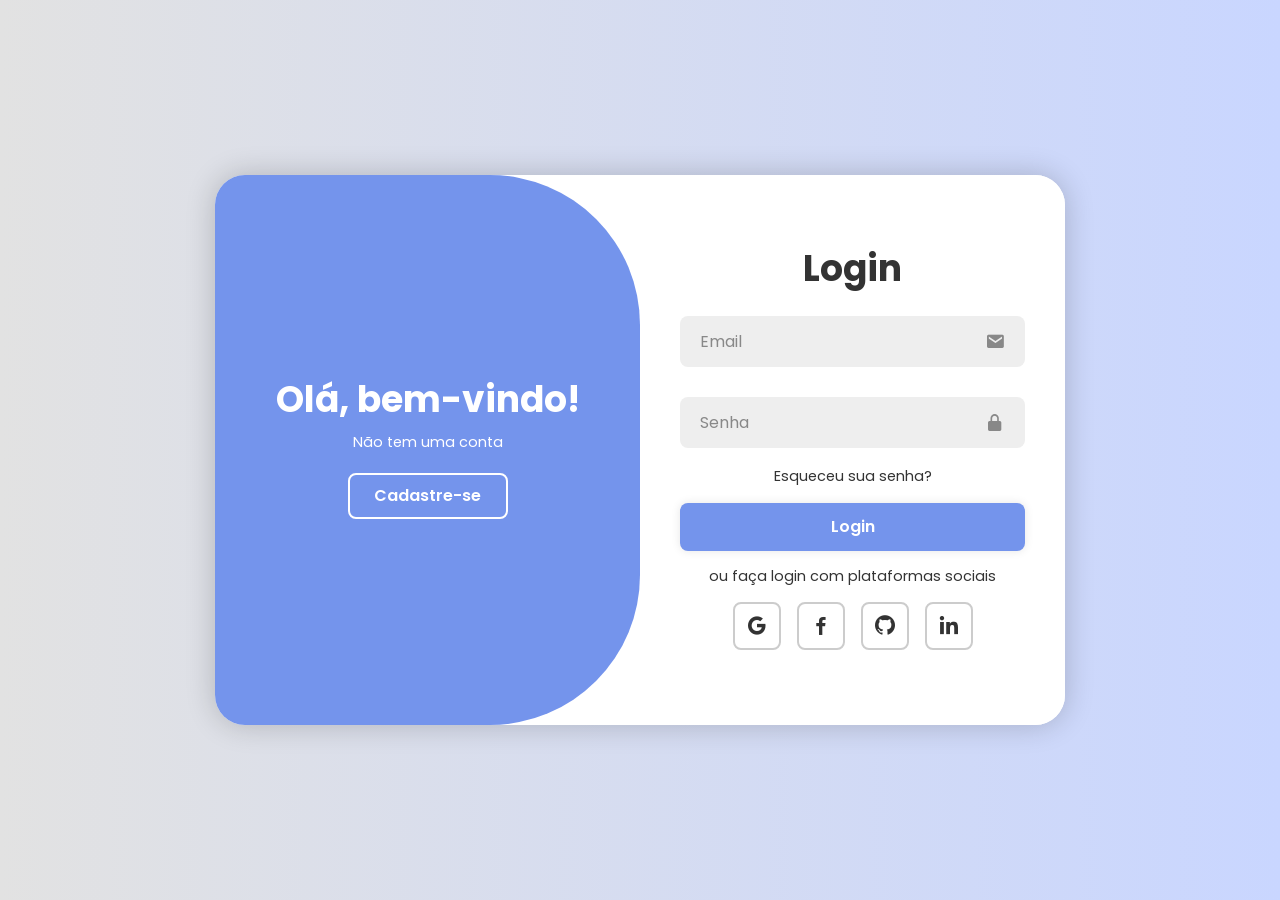
<file: index.html>
<!DOCTYPE html>
<html lang="pt-BR">
<head>
    <meta charset="UTF-8" />
    <meta http-equiv="X-UA-Compatible" content="IE=edge" />
    <meta name="viewport" content="width=device-width, initial-scale=1.0" />
    <title>Tela de Login Responsiva</title>
    <link href="https://unpkg.com/boxicons@2.1.4/css/boxicons.min.css" rel="stylesheet" />
    <link rel="stylesheet" href="css/style.css" />
</head>
<body>
    <div class="container">
        <div class="form-box login">
            <form id="loginForm">
                <h1>Login</h1>
                <div class="input-box">
                    <input type="email" id="loginEmail" placeholder="Email" required />
                    <i class="bx bxs-envelope"></i>
                </div>
                <div class="input-box">
                    <input type="password" id="loginPassword" placeholder="Senha" required />
                    <i class="bx bxs-lock-alt"></i>
                </div>
                <div class="forgot-link">
                    <a href="#">Esqueceu sua senha?</a>
                </div>
                <button type="submit" class="btn">Login</button>
                <p>ou faça login com plataformas sociais</p>
                <div class="social-icons">
                    <a href="#"><i class="bx bxl-google"></i></a>
                    <a href="#"><i class="bx bxl-facebook"></i></a>
                    <a href="#"><i class="bx bxl-github"></i></a>
                    <a href="#"><i class="bx bxl-linkedin"></i></a>
                </div>
            </form>
        </div>

        <div class="form-box register">
            <form id="registerForm">
                <h1>Cadastro</h1>
                <div class="input-box">
                    <input type="email" id="registerEmail" placeholder="Email" required />
                    <i class="bx bxs-envelope"></i>
                </div>
                <div class="input-box">
                    <input type="password" id="registerPassword" placeholder="Senha" required />
                    <i class="bx bxs-lock-alt"></i>
                </div>
                <div class="input-box">
                    <input type="password" id="senhaConfirmada" placeholder="Confirme sua senha" required />
                    <i class="bx bxs-lock-alt"></i>
                </div>
                <button type="submit" class="btn">Cadastrar</button>
                <p>ou faça cadastro com plataformas sociais</p>
                <div class="social-icons">
                    <a href="#"><i class="bx bxl-google"></i></a>
                    <a href="#"><i class="bx bxl-facebook"></i></a>
                    <a href="#"><i class="bx bxl-github"></i></a>
                    <a href="#"><i class="bx bxl-linkedin"></i></a>
                </div>
            </form>
        </div>

        <div class="toggle-box">
            <div class="toggle-panel toggle-left">
                <h1>Olá, bem-vindo!</h1>
                <p>Não tem uma conta</p>
                <button class="btn register-btn">Cadastre-se</button>
            </div>
            <div class="toggle-panel toggle-right">
                <h1>Bem vindo de volta!</h1>
                <p>Já tenho uma conta</p>
                <button class="btn login-btn">Login</button>
            </div>
        </div>
    </div>

    <script src="js/script.js"></script>
    <script src="js/auth.js"></script>
</body>
</html>
</file>
<file: css/style.css>
@import url("https://fonts.googleapis.com/css2?family=Poppins:ital,wght@0,100;0,200;0,300;0,400;0,500;0,600;0,700;0,800;0,900;1,100;1,200;1,300;1,400;1,500;1,600;1,700;1,800;1,900&display=swap");

* {
  margin: 0;
  padding: 0;
  box-sizing: border-box;
  font-family: "Poppins", sans-serif;
}
body {
    display: flex;
    justify-content: center;
    align-items: center;
    min-height: 100vh;
    background: linear-gradient(90deg, #e2e2e2, #c9d6ff);
  }
  
.container {
  position: relative;
  width: 850px;
  height: 550px;
  background: #fff;
  border-radius: 30px;
  box-shadow: 0 0 30px rgba(0, 0, 0, 0.2);
  margin: 20px;
  overflow: hidden;
}

.form-box {
    position: absolute;
    right: 0;
    width: 50%;
    height: 100%;
    background: #fff;
    display: flex;
    align-items: center;
    color: #333;
    text-align: center;
    padding: 40px;
    z-index: 1;
    transition: .6s ease-in-out 1.2s, visibility 0s 1s;
}
.container.active .form-box{
    right: 50%;
}
.form-box.register{
    visibility: hidden;
}

.container.active .form-box.register{
    visibility: visible;
}

form{
    width: 100%;
}

.container h1{
    font-size: 36px;
    margin: -10px 0;
}

.input-box{
    position: relative;
    margin: 30px 0;
}

.input-box input{
    width: 100%;
    padding: 13px 50px 13px 20px;
    background: #eee;
    border-radius: 8px;
    border: none;
    outline: none;
    font-size: 16px;
    color: #333;
    font-weight: 500;
}

.input-box input::placeholder{
    color: #888;
    font-weight: 400;
}

.input-box i {
    position: absolute;
    right: 20px;
    top: 50%;
    transform: translateY(-50%);
    font-size: 20px;
    color: #888;
}

.forgot-link{
    margin: -15px 0 15px;
}
.forgot-link a{
    font-size: 14.5px;
    color: #333;
    text-decoration: none;
}

.btn{
    width: 100%;
    height: 48px;
    background: #7494ec;
    border-radius: 8px;
    box-shadow: 0 0 10px rgba(0, 0, 0, .1);
    border: none;
    cursor: pointer;
    font-size: 16px;
    color: #fff;
    font-weight: 600;
}

.container p{
    font-size: 14.5px;
    margin: 15px 0;
}

.social-icons{
    display: flex;
    justify-content: center;
}
.social-icons a {
    display: inline-flex;
    padding: 10px;
    border: 2px solid #ccc;
    border-radius: 8px;
    font-size: 24px;
    color: #333;
    text-decoration: none;
    margin: 0 8px;
}
.toggle-box{
    position: absolute;
    width: 100%;
    height: 100%;
}

.toggle-box::before {
    content: '';
    position: absolute;
    left: -250%;
    width: 300%;
    height: 100%;
    background: #7494ec;
    border-radius: 150px;
    z-index: 2;
    transition: 1.8s ease-in-out;
  }
  
.container.active .toggle-box::before{
    left: 50%;
}
.toggle-panel{
    position: absolute;
    width: 50%;
    height: 100%;
    color: #fff;
    display: flex;
    flex-direction: column;
    justify-content: center;
    align-items: center;
    z-index: 2;
    transition: .6s ease-in-out;

}
.toggle-panel.toggle-left{
    left: 0;
    transition-delay: 1.2s;

}
.container.active .toggle-panel.toggle-left{
    left: -50%;
    transition-delay: .6s;
}
.toggle-panel.toggle-right{
right: -50%;
transition-delay: .6s;

}
.container.active .toggle-panel.toggle-right{
    right: 0;
    transition-delay: 1.2s;
}
.toggle-panel P{
    margin-bottom: 20px;
}
.toggle-panel .btn{
    width: 160px;
    height: 46px;
    background: transparent;
    border: 2px solid #fff;
    box-shadow: none;
}

@media screen and (max-width: 650px) { 
    .container{
        margin: 0;
        height: 100vh ;
        border-radius: 0px;
    }
    .container h1 {
        font-size: 36px;
        margin: -10px 0;
        text-align: center;
    }
    .form-box{
        bottom: 0;
        width: 100%;
        height: 70%;
    }
    .container.active .form-box{
        right: 0;
        bottom: 30%;
    }

    .toggle-box::before{
        left: 0;
        top: -270%;
        width: 100%;
        height: 300%;
        border-radius: 20vw;
    }
    .container.active .toggle-box::before{
        left: 0;
        top: 70%;
    }
    .toggle-panel {
        width: 100%;
        height: 30%;
    }

    .toggle-panel.toggle-left{
        top: 0;
    }

    .container.active .toggle-panel.toggle-left{
        left: 0;
        top: -30%;
    }

    .toggle-panel.toggle-left{
        top: 0;
        bottom: -30%;
    }
    .container.active .toggle-panel.toggle-right{
        bottom: 0;
    }
    .toggle-panel.toggle-right {
        bottom: 0;
        right: -100%;
        transition-delay: .6s;
    }

}
@media screen and (max-width: 400px) {
    .form-box{
        padding: 20px;
    }
    .toggle-panel{
        font-size: 30px;
    }
}
</file>
